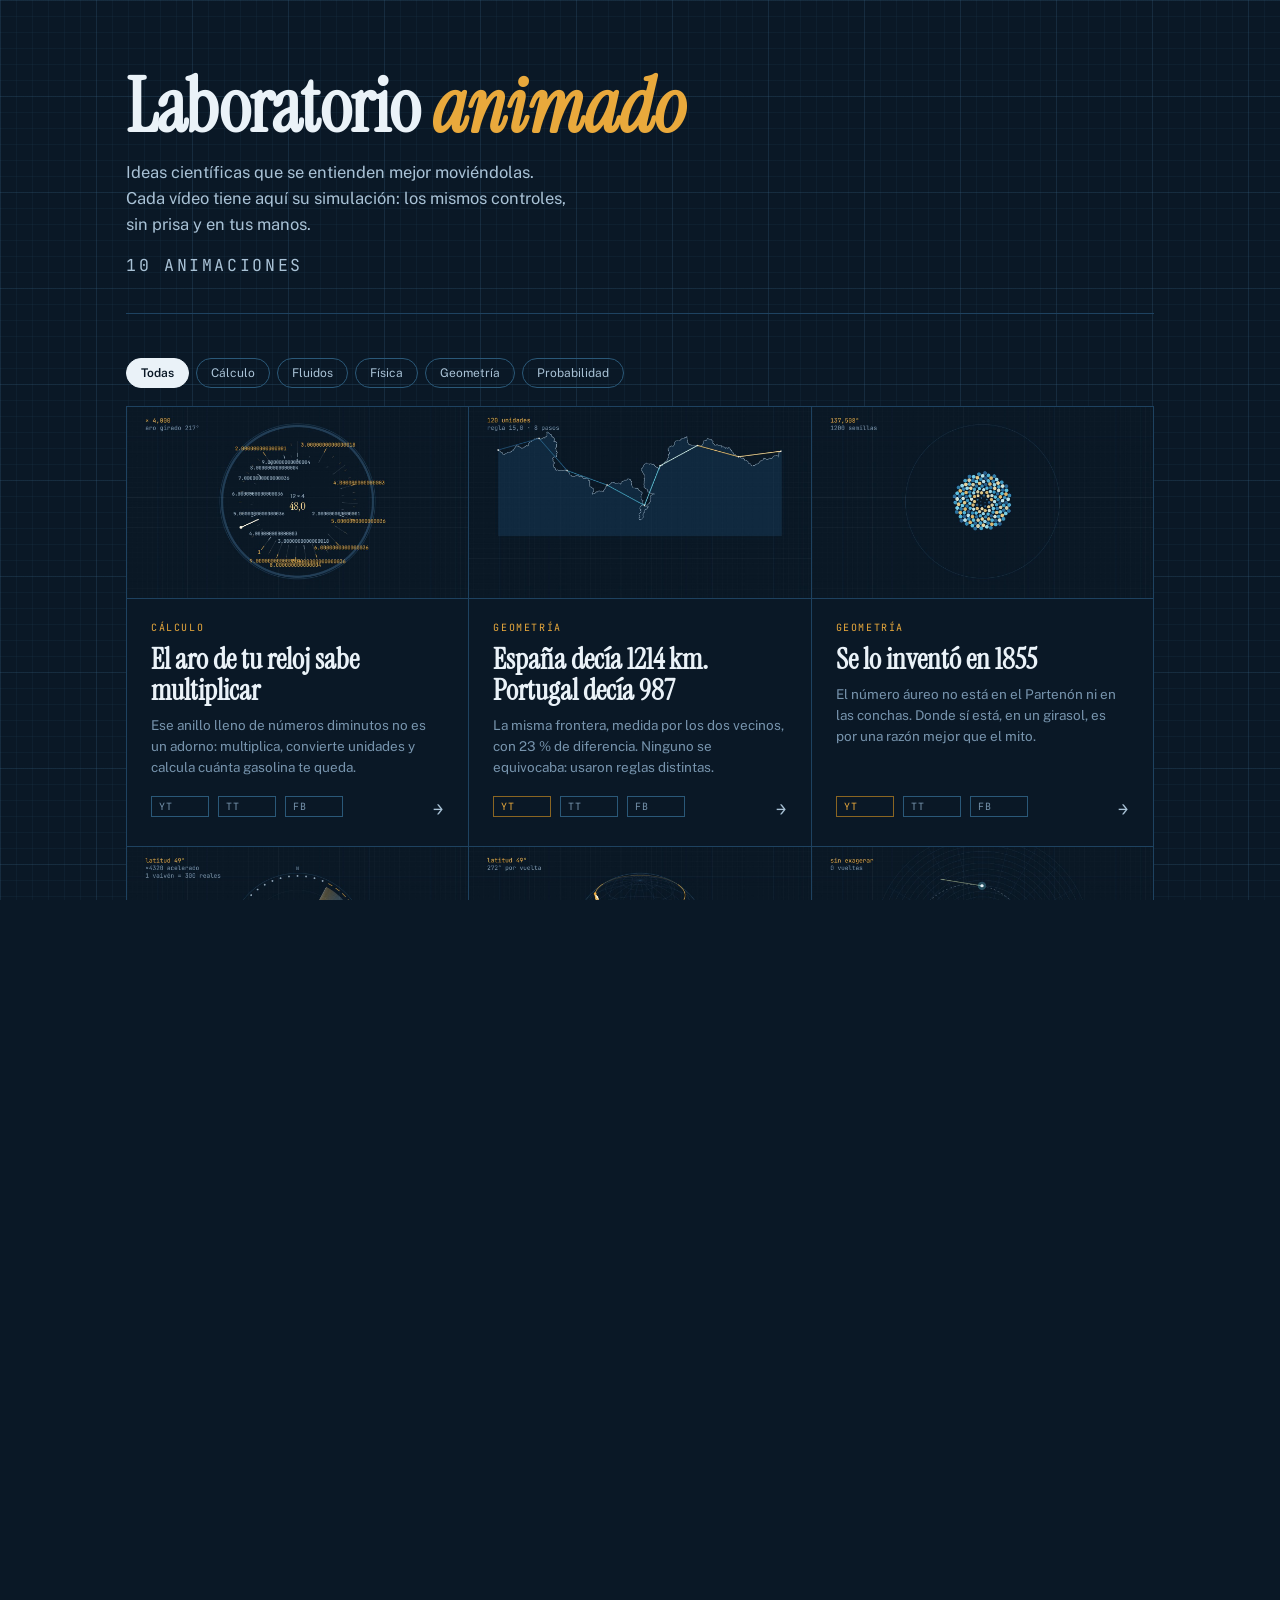
<file: index.html>
<!DOCTYPE html>
<html lang="es">
<head>
<meta charset="UTF-8">
<meta name="viewport" content="width=device-width, initial-scale=1">
<title>Laboratorio Animado</title>
<meta name="description" content="Animaciones científicas que puedes tocar. Mira el vídeo, luego juega con la simulación.">
<link rel="icon" href="data:image/svg+xml,<svg xmlns='http://www.w3.org/2000/svg' viewBox='0 0 32 32'><rect width='32' height='32' fill='%230A1826'/><path d='M4 27.5h25M4.5 28V5' stroke='%232A5878' stroke-width='1.4' fill='none'/><rect x='7' y='21' width='5.6' height='6.5' fill='%23E9A93C' opacity='.45'/><rect x='13.2' y='16' width='5.6' height='11.5' fill='%23E9A93C' opacity='.65'/><rect x='19.4' y='8.5' width='5.6' height='19' fill='%23E9A93C' opacity='.85'/><path d='M5 27C10 26.2 18 20 25 6.5' stroke='%23EAF2F8' stroke-width='2.2' fill='none' stroke-linecap='round'/></svg>">

<!-- Miniatura al compartir -->
<meta property="og:url"        content="https://demoniodeb.github.io/laboratorioAnimado/">
<meta property="og:type"        content="website">
<meta property="og:site_name"   content="Laboratorio Animado">
<meta property="og:title"       content="Laboratorio Animado">
<meta property="og:description" content="Animaciones cientificas que puedes tocar. Mira el video, luego juega con la simulacion.">
<meta property="og:image"       content="https://demoniodeb.github.io/laboratorioAnimado/riemann-portada.jpg">
<meta property="og:image:width"  content="1280">
<meta property="og:image:height" content="720">
<meta name="twitter:card"       content="summary_large_image">

<link rel="preconnect" href="https://fonts.googleapis.com">
<link rel="preconnect" href="https://fonts.gstatic.com" crossorigin>
<link href="https://fonts.googleapis.com/css2?family=Instrument+Serif:ital@0;1&family=JetBrains+Mono:wght@400;500&family=Public+Sans:wght@400;500;600&display=swap" rel="stylesheet">
<link rel="stylesheet" href="lab.css">
<style>
  body{display:block;overflow-y:auto;overflow-x:hidden}
  .envoltorio{max-width:1080px;margin:0 auto;padding:70px 26px 90px}
  .cabecera{border-bottom:1px solid var(--rule);padding-bottom:34px;margin-bottom:44px}
  .cabecera h1{font-family:'Instrument Serif',Georgia,serif;font-size:clamp(44px,7vw,76px);
    line-height:.98;letter-spacing:-.01em}
  .cabecera h1 em{font-style:italic;color:var(--ochre)}
  .cabecera p{margin-top:16px;font-size:16.5px;line-height:1.55;color:var(--chalk-2);max-width:44ch}
  .conteo{margin-top:22px;font-family:'JetBrains Mono',monospace;font-size:11px;
    letter-spacing:.16em;text-transform:uppercase;color:var(--chalk-3)}

  .filtros{display:flex;flex-wrap:wrap;gap:7px;margin-bottom:18px}
  .filtros button{padding:7px 14px;border:1px solid var(--rule-2);border-radius:100px;
    font-size:12px;color:var(--chalk-2);background:none;cursor:pointer;transition:all .13s}
  .filtros button:hover{border-color:var(--chalk-3);color:var(--chalk)}
  .filtros button[aria-pressed=true]{background:var(--chalk);border-color:var(--chalk);
    color:var(--ground);font-weight:600}
  .marca.larga{letter-spacing:.06em}
  .ficha.fuera{display:none}

  .rejilla{display:grid;grid-template-columns:repeat(auto-fill,minmax(290px,1fr));gap:1px;
    background:var(--rule);border:1px solid var(--rule)}
  .ficha{background:var(--ground);display:flex;flex-direction:column;transition:background .16s}
  .ficha:hover{background:var(--panel)}
  .mini{aspect-ratio:16/9;background:#0A1826 center/cover no-repeat;
    border-bottom:1px solid var(--rule);position:relative;overflow:hidden}
  .mini.sin{display:grid;place-items:center;
    background-image:
      linear-gradient(rgba(90,150,200,.07) 1px, transparent 1px),
      linear-gradient(90deg, rgba(90,150,200,.07) 1px, transparent 1px);
    background-size:14px 14px,14px 14px}
  .mini.sin span{font-family:'Instrument Serif',Georgia,serif;font-size:52px;
    color:var(--rule-2);line-height:1}
  .cuerpo{padding:22px 24px 24px;display:flex;flex-direction:column;flex:1}
  .ficha .cat{font-family:'JetBrains Mono',monospace;font-size:10px;letter-spacing:.16em;
    text-transform:uppercase;color:var(--ochre)}
  .ficha h2{font-family:'Instrument Serif',Georgia,serif;font-size:29px;line-height:1.08;margin:10px 0 9px}
  .ficha p{font-size:13.5px;line-height:1.55;color:var(--chalk-3);flex:1}
  .ficha .pie{display:flex;align-items:center;gap:9px;margin-top:18px;
    font-family:'JetBrains Mono',monospace;font-size:10px;letter-spacing:.1em;
    text-transform:uppercase;color:var(--chalk-3)}
  .marca{border:1px solid var(--rule-2);padding:3px 7px}
  .marca.viva{border-color:var(--ochre-dim);color:var(--ochre)}
  .flecha{margin-left:auto;font-size:17px;color:var(--chalk-2)}
  .ficha:hover .flecha{color:var(--ochre)}

  .vacio{background:var(--ground);min-height:270px;display:grid;place-items:center;
    text-align:center;font-size:13px;color:var(--chalk-3);line-height:1.6;
    border:1px dashed var(--rule);margin:0}
  .cierre{margin-top:46px;padding-top:26px;border-top:1px solid var(--rule);
    font-size:12.5px;color:var(--chalk-3);line-height:1.7}
  #zonaEstudio{margin-top:28px;padding:18px;border:1px dashed var(--ochre-dim);border-radius:2px}
  #zonaEstudio .btn{height:42px;padding:0 22px}
  .aviso{margin-top:10px;font-size:12px;line-height:1.55;color:var(--chalk-3)}
  #salidaPortadas{display:grid;grid-template-columns:repeat(auto-fill,minmax(190px,1fr));
    gap:10px;margin-top:14px}
  .port{display:block;border:1px solid var(--rule);background:var(--ground);
    text-decoration:none;transition:border-color .13s}
  .port:hover{border-color:var(--ochre)}
  .port img{display:block;width:100%;aspect-ratio:16/9;object-fit:cover}
  .port span{display:block;padding:7px 9px;font-family:'JetBrains Mono',monospace;
    font-size:10px;color:var(--chalk-3);overflow-wrap:anywhere}
  #zonaEstudio[hidden]{display:none}
</style>
</head>
<body>
<div class="envoltorio">

  <header class="cabecera">
    <h1>Laboratorio <em>animado</em></h1>
    <p>Ideas científicas que se entienden mejor moviéndolas. Cada vídeo tiene aquí su
       simulación: los mismos controles, sin prisa y en tus manos.</p>
    <p class="conteo" id="conteo"></p>
  </header>

  <nav class="filtros" id="filtros"></nav>
  <main class="rejilla" id="rejilla"></main>

  <div id="zonaEstudio" hidden>
    <button class="btn solid" id="bTodas">Generar todas las portadas</button>
    <p class="aviso" id="avisoTodas">Abre cada animación en segundo plano, la deja
    correr unos segundos y le saca la portada. Al terminar aparecen aquí para que
    las guardes.</p>
    <div id="salidaPortadas"></div>
  </div>

  <p class="cierre">
    Hecho con HTML, JavaScript y ganas de que las matemáticas se vean.
    Cada animación funciona sin conexión: descarga la página y sigue moviéndose.
  </p>
</div>

<script src="catalogo.js"></script>
<script>
(() => {
  const lista = window.CATALOGO || [];
  const ruta = window.LAB_RUTA_ANIM || '';
  const r = document.getElementById('rejilla');

  /* Las rutas se deducen del id: nunca hay que escribirlas a mano */
  const rutaDe    = a => `${ruta}${a.id}.html`;
  const portadaDe = a => `${ruta}${a.id}-portada.jpg`;

  document.getElementById('conteo').textContent =
    lista.length + (lista.length === 1 ? ' animación' : ' animaciones');

  lista.forEach(a => {
    const el = document.createElement('a');
    el.className = 'ficha';
    el.dataset.cat = a.categoria;
    el.dataset.largo = a.youtubeLargo ? '1' : '0';
    el.href = rutaDe(a);
    el.innerHTML = `
      <div class="mini sin"><span>${a.titulo.charAt(0)}</span></div>
      <div class="cuerpo">
        <span class="cat">${a.categoria}</span>
        <h2>${a.titulo}</h2>
        <p>${a.resumen}</p>
        <span class="pie">
          <span class="marca${a.youtube  ? ' viva' : ''}">YT</span>
          ${a.youtubeLargo ? '<span class="marca viva larga">LARGO</span>' : ''}
          <span class="marca${a.tiktok   ? ' viva' : ''}">TT</span>
          <span class="marca${a.facebook ? ' viva' : ''}">FB</span>
          <span class="flecha">→</span>
        </span>
      </div>`;
    r.appendChild(el);

    /* La portada primero: está generada en 16:9, justo la forma de la
       ficha. La miniatura de YouTube viene del vídeo vertical y aquí
       sale recortada o con barras. Solo se usa si no hay portada. */
    const mini = el.querySelector('.mini');
    const probar = src => new Promise(ok => {
      const i = new Image();
      i.onload = () => ok(i.naturalWidth > 130 ? src : null);
      i.onerror = () => ok(null);
      i.src = src;
    });

    const cola = [portadaDe(a)];
    if (a.youtube && window.LAB_SOLO_PORTADA === false) cola.push(
      `https://img.youtube.com/vi/${a.youtube}/maxresdefault.jpg`,
      `https://img.youtube.com/vi/${a.youtube}/hqdefault.jpg`);

    (async () => {
      for (const src of cola) {
        const ok = await probar(src);
        if (!ok) continue;
        mini.classList.remove('sin');
        mini.innerHTML = '';
        mini.style.backgroundImage = `url('${ok}')`;
        return;
      }
    })();
  });

  /* ── Filtros: por categoría y por tener vídeo largo ── */
  (() => {
    const nav = document.getElementById('filtros');
    const cats = [...new Set(lista.map(a => a.categoria))].sort();
    const opciones = [['todas', 'Todas'], ...cats.map(c => [c, c])];
    if (lista.some(a => a.youtubeLargo)) opciones.push(['__largo', 'Con vídeo largo']);

    nav.innerHTML = opciones.map(([v, t], i) =>
      `<button data-filtro="${v}" aria-pressed="${i === 0}">${t}</button>`).join('');

    nav.onclick = ev => {
      const b = ev.target.closest('[data-filtro]');
      if (!b) return;
      const f = b.dataset.filtro;
      nav.querySelectorAll('button').forEach(x =>
        x.setAttribute('aria-pressed', String(x === b)));
      document.querySelectorAll('.ficha').forEach(fi => {
        const cat = fi.dataset.cat, largo = fi.dataset.largo === '1';
        const cabe = f === 'todas' || (f === '__largo' ? largo : cat === f);
        fi.classList.toggle('fuera', !cabe);
      });
      document.querySelectorAll('.vacio').forEach(v =>
        v.classList.toggle('fuera', f !== 'todas'));
    };
  })();

  /* ── Portadas de todas, de una tacada ──
     Chrome corta las descargas automáticas encadenadas, así que primero
     se generan todas y luego se enseñan aquí para guardarlas a mano. */
  if (new URLSearchParams(location.search).has('studio')) {
    const zona = document.getElementById('zonaEstudio');
    zona.hidden = false;
    const boton = document.getElementById('bTodas');
    const aviso = document.getElementById('avisoTodas');
    const salida = document.getElementById('salidaPortadas');

    const unaPortada = (a, espera) => new Promise(listo => {
      const marco = document.createElement('iframe');
      Object.assign(marco.style, {
        position:'fixed', left:'-4000px', top:'0',
        width:'1280px', height:'720px', border:'0'
      });
      marco.src = rutaDe(a) + '?abrir';
      let resuelto = false;
      const fin = (blob, nombre, err) => {
        if (resuelto) return;
        resuelto = true;
        marco.remove();
        listo({ blob, nombre, err });
      };
      setTimeout(() => fin(null, null, 'tardó demasiado'), espera + 9000);
      marco.onload = () => setTimeout(() => {
        try {
          const L = marco.contentWindow.LabShell;
          if (!L || !L.hacerPortada) return fin(null, null, 'la animación no cargó');
          L.hacerPortada((blob, nombre) => fin(blob, nombre, null));
        } catch (err) {
          fin(null, null, err.message);
        }
      }, espera);
      document.body.appendChild(marco);
    });

    boton.onclick = async () => {
      boton.disabled = true;
      salida.innerHTML = '';
      const hechas = [];
      for (let i = 0; i < lista.length; i++) {
        const a = lista[i];
        aviso.textContent = `Generando ${a.titulo}…  (${i + 1} de ${lista.length})`;
        const r = await unaPortada(a, 4500);
        if (r.blob) hechas.push(r); else console.error('portada de', a.id, r.err);
      }

      /* Se enseñan aquí: guardar desde un clic tuyo nunca lo bloquea nadie */
      salida.innerHTML = hechas.map(h => {
        const url = URL.createObjectURL(h.blob);
        return `<a class="port" href="${url}" download="${h.nombre}">
                  <img src="${url}" alt="${h.nombre}">
                  <span>${h.nombre}</span>
                </a>`;
      }).join('');

      aviso.innerHTML = hechas.length === lista.length
        ? `Listas las ${hechas.length}. <b>Pulsa cada una para guardarla</b>, o usa el botón de abajo.`
        : `Salieron ${hechas.length} de ${lista.length}. Mira la consola con F12 para ver qué falló.`;

      if (hechas.length) {
        const bt = document.createElement('button');
        bt.className = 'btn'; bt.style.marginTop = '12px';
        bt.textContent = 'Intentar descargarlas todas';
        bt.onclick = async () => {
          for (const h of hechas) {
            const a2 = document.createElement('a');
            a2.href = URL.createObjectURL(h.blob);
            a2.download = h.nombre;
            a2.click();
            await new Promise(r => setTimeout(r, 900));
          }
        };
        salida.appendChild(bt);
      }
      boton.disabled = false;
    };
  }

  /* Huecos para que la rejilla no quede coja al principio */
  for (let i = lista.length; i < 3; i++) {
    const v = document.createElement('div');
    v.className = 'vacio';
    v.textContent = 'Próximamente';
    r.appendChild(v);
  }
})();
</script>
</body>
</html>
</file>
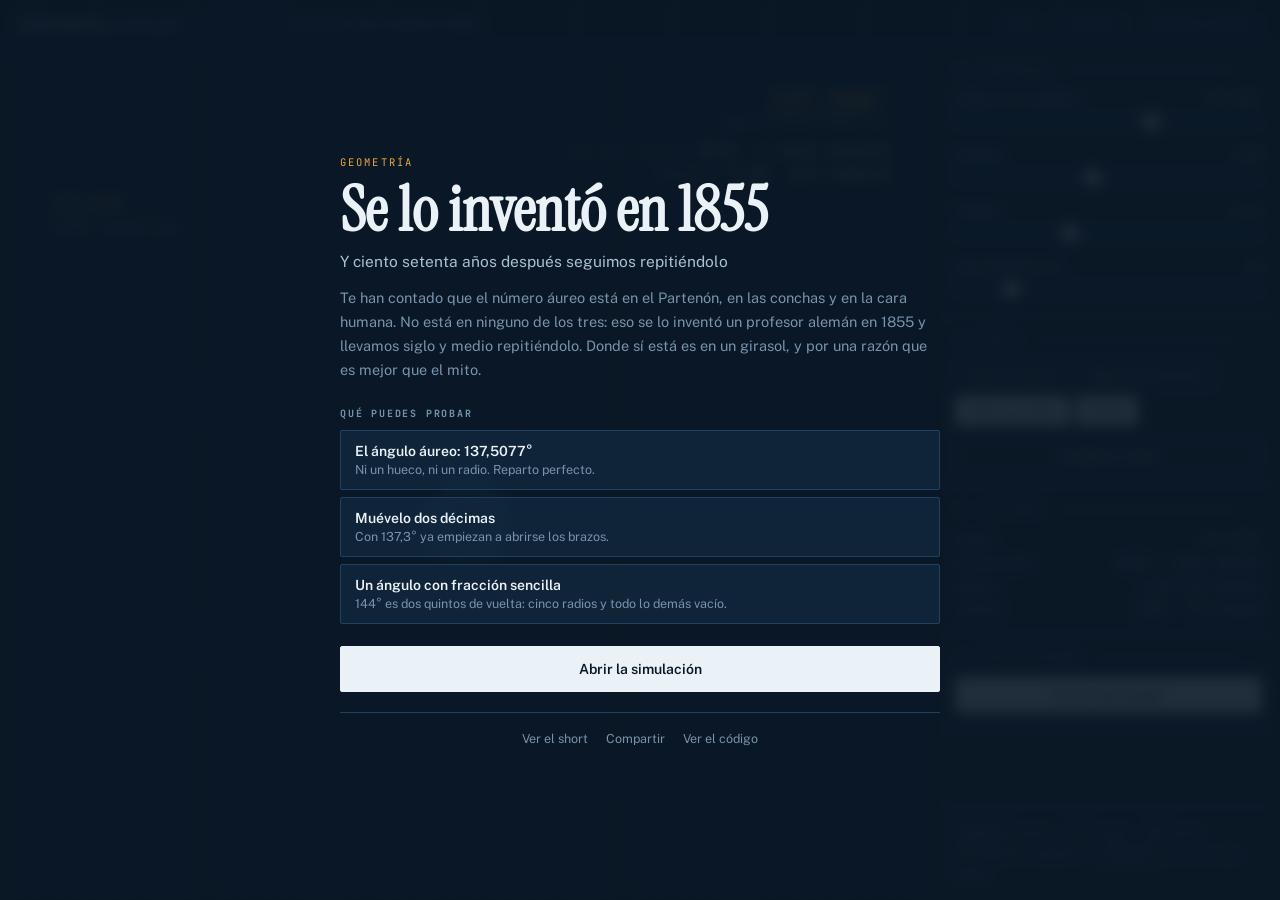
<file: animaciones/aureo.html>
<!DOCTYPE html>
<html lang="es">
<head>
<meta charset="UTF-8">
<meta name="viewport" content="width=device-width, initial-scale=1">
<title>Se lo inventó en 1855 · Laboratorio Animado</title>
<meta name="description" content="El numero aureo no esta en el Partenon ni en las conchas. Donde si esta es mejor que el mito.">
<link rel="icon" href="data:image/svg+xml,<svg xmlns='http://www.w3.org/2000/svg' viewBox='0 0 32 32'><rect width='32' height='32' fill='%230A1826'/><path d='M4 27.5h25M4.5 28V5' stroke='%232A5878' stroke-width='1.4' fill='none'/><rect x='7' y='21' width='5.6' height='6.5' fill='%23E9A93C' opacity='.45'/><rect x='13.2' y='16' width='5.6' height='11.5' fill='%23E9A93C' opacity='.65'/><rect x='19.4' y='8.5' width='5.6' height='19' fill='%23E9A93C' opacity='.85'/><path d='M5 27C10 26.2 18 20 25 6.5' stroke='%23EAF2F8' stroke-width='2.2' fill='none' stroke-linecap='round'/></svg>">

<!-- Miniatura al compartir -->
<meta property="og:url"         content="https://demoniodeb.github.io/laboratorioAnimado/animaciones/aureo.html">
<meta property="og:type"        content="website">
<meta property="og:site_name"   content="Laboratorio Animado">
<meta property="og:title"       content="Se lo inventó en 1855 · Laboratorio Animado">
<meta property="og:description" content="El numero aureo no esta en el Partenon ni en las conchas. Donde si esta es mejor que el mito.">
<meta property="og:image"       content="https://demoniodeb.github.io/laboratorioAnimado/animaciones/aureo-portada.jpg">
<meta property="og:image:width"  content="1280">
<meta property="og:image:height" content="720">
<meta name="twitter:card"       content="summary_large_image">

<link rel="preconnect" href="https://fonts.googleapis.com">
<link rel="preconnect" href="https://fonts.gstatic.com" crossorigin>
<link href="https://fonts.googleapis.com/css2?family=Instrument+Serif:ital@0;1&family=JetBrains+Mono:wght@400;500&family=Public+Sans:wght@400;500;600&display=swap" rel="stylesheet">
<link rel="stylesheet" href="../lab.css">
</head>
<body>
<script src="../catalogo.js"></script>
<script src="../shell.js"></script>
<script src="aureo.js"></script>
</body>
</html>
</file>
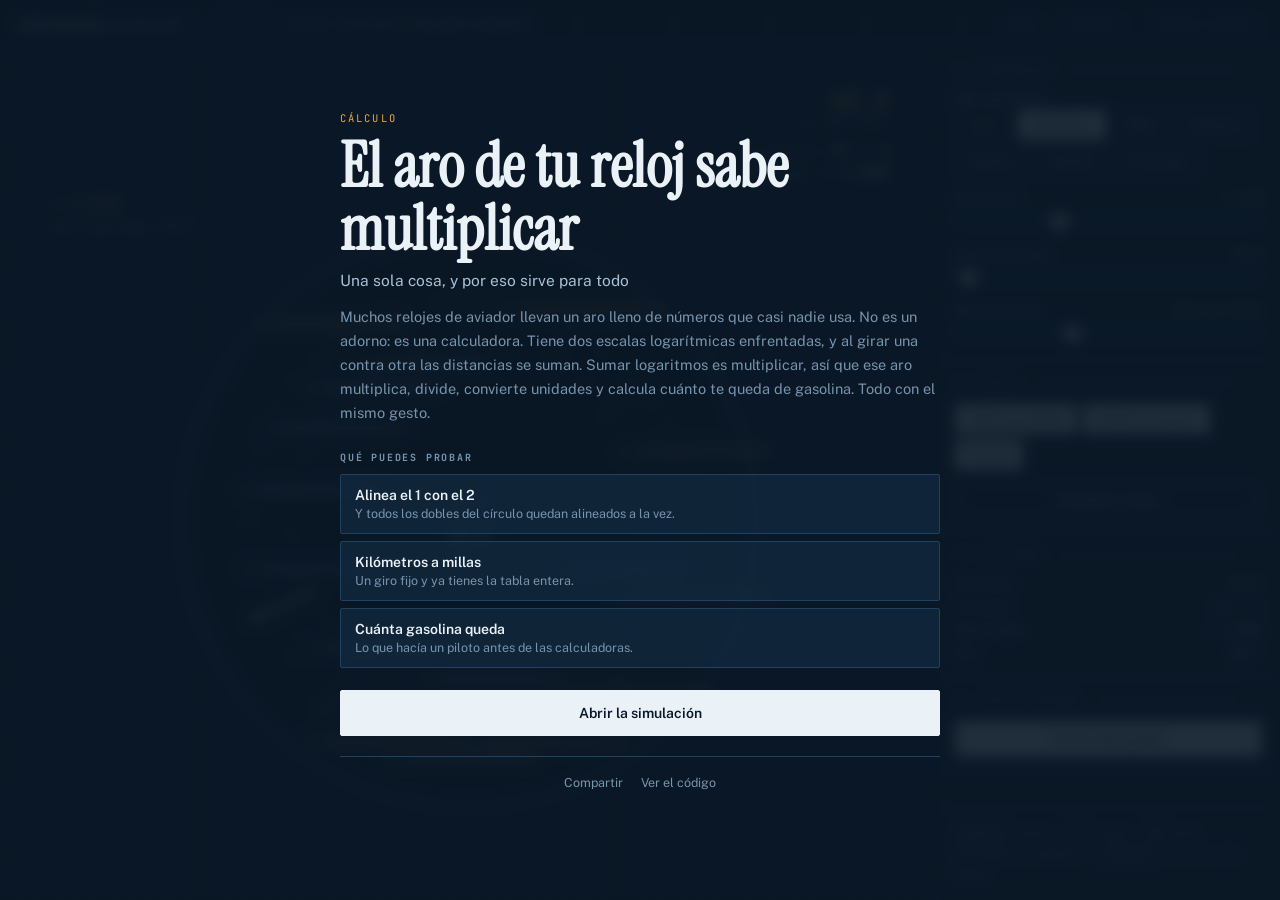
<file: animaciones/bisel.html>
<!DOCTYPE html>
<html lang="es">
<head>
<meta charset="UTF-8">
<meta name="viewport" content="width=device-width, initial-scale=1">
<title>El aro de tu reloj sabe multiplicar · Laboratorio Animado</title>
<meta name="description" content="Ese anillo lleno de numeros que casi nadie usa es una calculadora. Asi funciona.">
<link rel="icon" href="data:image/svg+xml,<svg xmlns='http://www.w3.org/2000/svg' viewBox='0 0 32 32'><rect width='32' height='32' fill='%230A1826'/><path d='M4 27.5h25M4.5 28V5' stroke='%232A5878' stroke-width='1.4' fill='none'/><rect x='7' y='21' width='5.6' height='6.5' fill='%23E9A93C' opacity='.45'/><rect x='13.2' y='16' width='5.6' height='11.5' fill='%23E9A93C' opacity='.65'/><rect x='19.4' y='8.5' width='5.6' height='19' fill='%23E9A93C' opacity='.85'/><path d='M5 27C10 26.2 18 20 25 6.5' stroke='%23EAF2F8' stroke-width='2.2' fill='none' stroke-linecap='round'/></svg>">

<!-- Miniatura al compartir -->
<meta property="og:url"         content="https://demoniodeb.github.io/laboratorioAnimado/animaciones/bisel.html">
<meta property="og:type"        content="website">
<meta property="og:site_name"   content="Laboratorio Animado">
<meta property="og:title"       content="El aro de tu reloj sabe multiplicar · Laboratorio Animado">
<meta property="og:description" content="Ese anillo lleno de numeros que casi nadie usa es una calculadora. Asi funciona.">
<meta property="og:image"       content="https://demoniodeb.github.io/laboratorioAnimado/animaciones/bisel-portada.jpg">
<meta property="og:image:width"  content="1280">
<meta property="og:image:height" content="720">
<meta name="twitter:card"       content="summary_large_image">

<link rel="preconnect" href="https://fonts.googleapis.com">
<link rel="preconnect" href="https://fonts.gstatic.com" crossorigin>
<link href="https://fonts.googleapis.com/css2?family=Instrument+Serif:ital@0;1&family=JetBrains+Mono:wght@400;500&family=Public+Sans:wght@400;500;600&display=swap" rel="stylesheet">
<link rel="stylesheet" href="../lab.css">
</head>
<body>
<script src="../catalogo.js"></script>
<script src="../shell.js"></script>
<script src="bisel.js"></script>
</body>
</html>
</file>
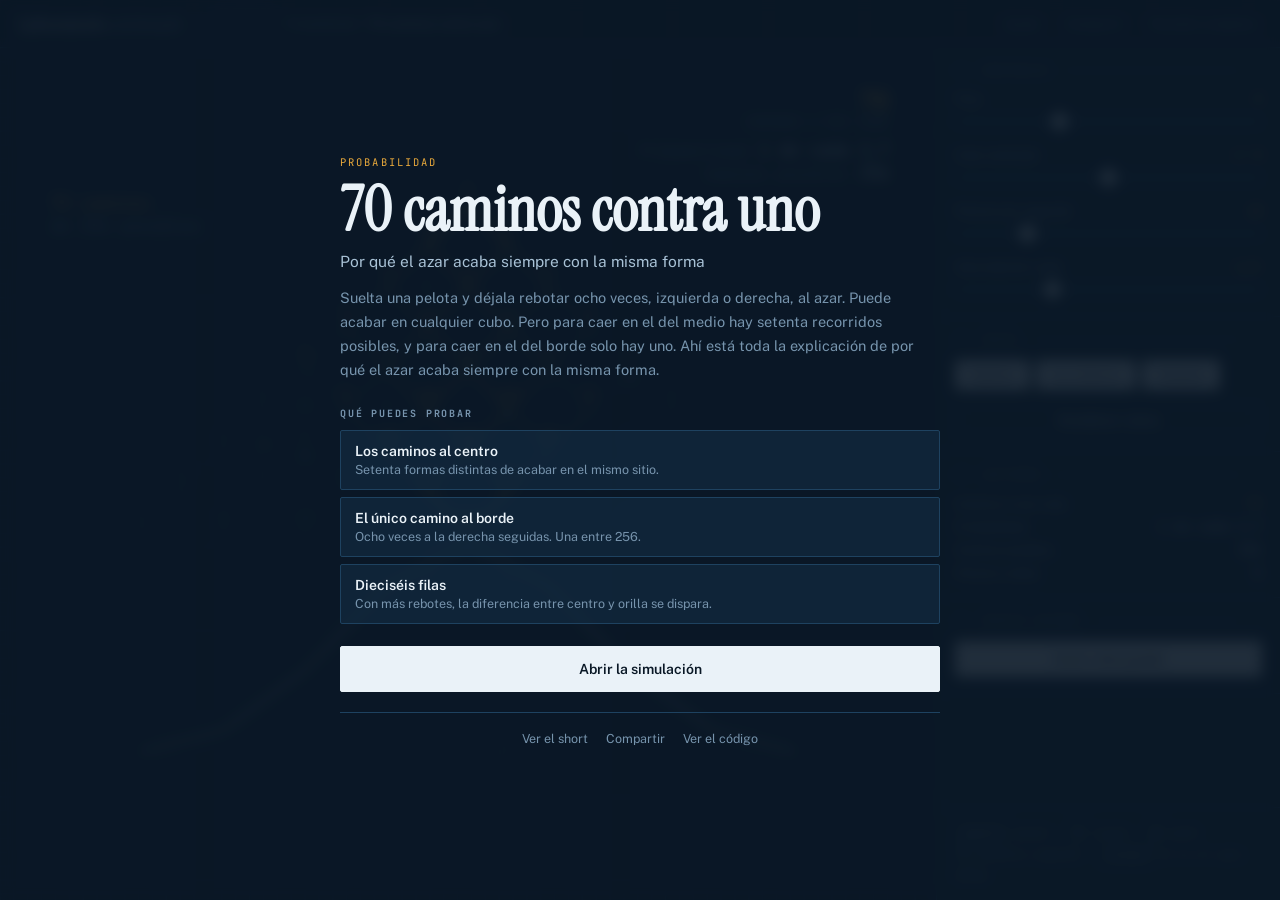
<file: animaciones/caminos.html>
<!DOCTYPE html>
<html lang="es">
<head>
<meta charset="UTF-8">
<meta name="viewport" content="width=device-width, initial-scale=1">
<title>70 caminos contra uno · Laboratorio Animado</title>
<meta name="description" content="Al centro del tablero llegan 70 recorridos. Al borde, uno solo. Ahi esta toda la campana.">
<link rel="icon" href="data:image/svg+xml,<svg xmlns='http://www.w3.org/2000/svg' viewBox='0 0 32 32'><rect width='32' height='32' fill='%230A1826'/><path d='M4 27.5h25M4.5 28V5' stroke='%232A5878' stroke-width='1.4' fill='none'/><rect x='7' y='21' width='5.6' height='6.5' fill='%23E9A93C' opacity='.45'/><rect x='13.2' y='16' width='5.6' height='11.5' fill='%23E9A93C' opacity='.65'/><rect x='19.4' y='8.5' width='5.6' height='19' fill='%23E9A93C' opacity='.85'/><path d='M5 27C10 26.2 18 20 25 6.5' stroke='%23EAF2F8' stroke-width='2.2' fill='none' stroke-linecap='round'/></svg>">

<!-- Miniatura al compartir -->
<meta property="og:url"         content="https://demoniodeb.github.io/laboratorioAnimado/animaciones/caminos.html">
<meta property="og:type"        content="website">
<meta property="og:site_name"   content="Laboratorio Animado">
<meta property="og:title"       content="70 caminos contra uno · Laboratorio Animado">
<meta property="og:description" content="Al centro del tablero llegan 70 recorridos. Al borde, uno solo. Ahi esta toda la campana.">
<meta property="og:image"       content="https://demoniodeb.github.io/laboratorioAnimado/animaciones/caminos-portada.jpg">
<meta property="og:image:width"  content="1280">
<meta property="og:image:height" content="720">
<meta name="twitter:card"       content="summary_large_image">

<link rel="preconnect" href="https://fonts.googleapis.com">
<link rel="preconnect" href="https://fonts.gstatic.com" crossorigin>
<link href="https://fonts.googleapis.com/css2?family=Instrument+Serif:ital@0;1&family=JetBrains+Mono:wght@400;500&family=Public+Sans:wght@400;500;600&display=swap" rel="stylesheet">
<link rel="stylesheet" href="../lab.css">
</head>
<body>
<script src="../catalogo.js"></script>
<script src="../shell.js"></script>
<script src="caminos.js"></script>
</body>
</html>
</file>
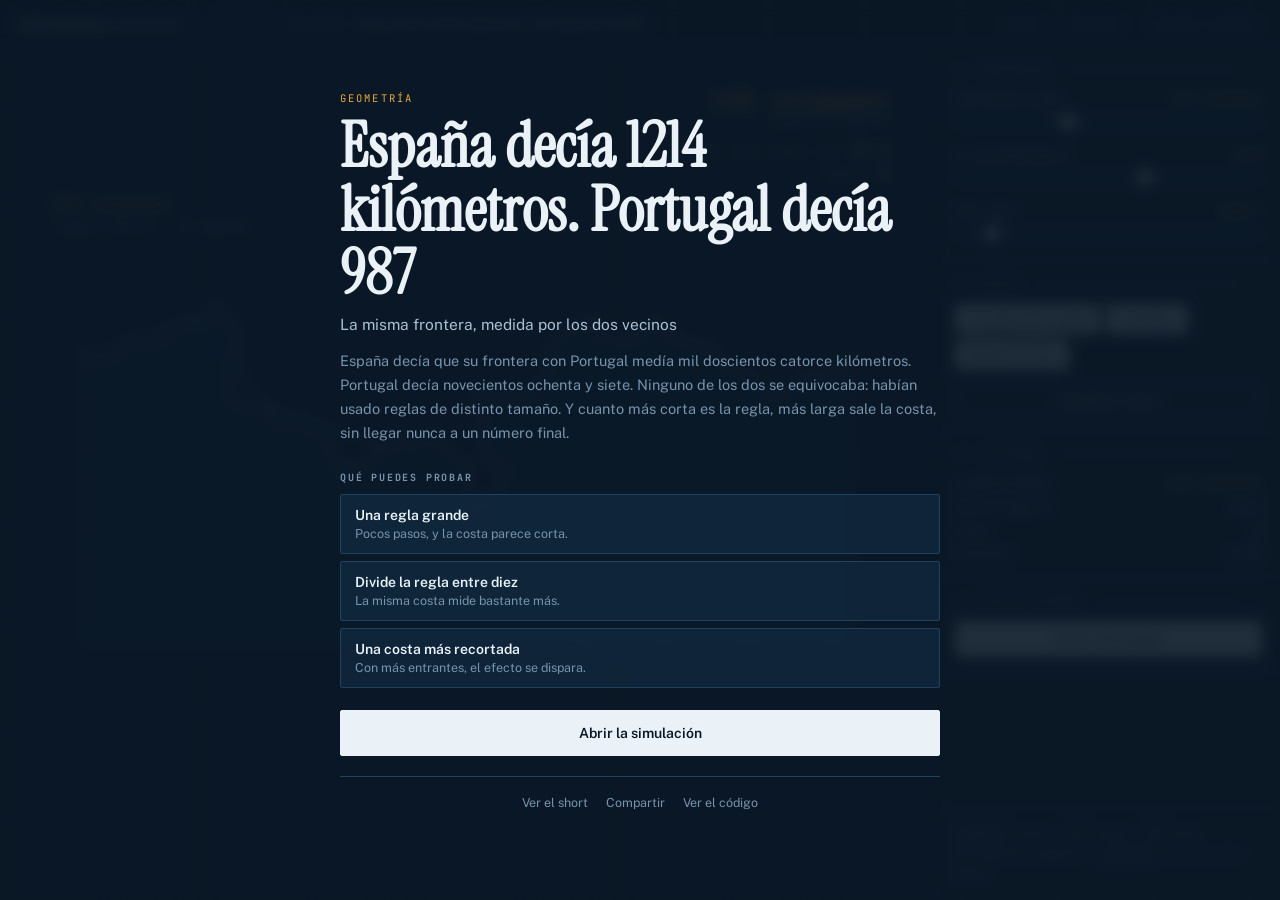
<file: animaciones/costa.html>
<!DOCTYPE html>
<html lang="es">
<head>
<meta charset="UTF-8">
<meta name="viewport" content="width=device-width, initial-scale=1">
<title>España decía 1214 kilómetros. Portugal decía 987 · Laboratorio Animado</title>
<meta name="description" content="La misma frontera medida por los dos vecinos. Ninguno se equivocaba.">
<link rel="icon" href="data:image/svg+xml,<svg xmlns='http://www.w3.org/2000/svg' viewBox='0 0 32 32'><rect width='32' height='32' fill='%230A1826'/><path d='M4 27.5h25M4.5 28V5' stroke='%232A5878' stroke-width='1.4' fill='none'/><rect x='7' y='21' width='5.6' height='6.5' fill='%23E9A93C' opacity='.45'/><rect x='13.2' y='16' width='5.6' height='11.5' fill='%23E9A93C' opacity='.65'/><rect x='19.4' y='8.5' width='5.6' height='19' fill='%23E9A93C' opacity='.85'/><path d='M5 27C10 26.2 18 20 25 6.5' stroke='%23EAF2F8' stroke-width='2.2' fill='none' stroke-linecap='round'/></svg>">

<!-- Miniatura al compartir -->
<meta property="og:url"         content="https://demoniodeb.github.io/laboratorioAnimado/animaciones/costa.html">
<meta property="og:type"        content="website">
<meta property="og:site_name"   content="Laboratorio Animado">
<meta property="og:title"       content="España decía 1214 kilómetros. Portugal decía 987 · Laboratorio Animado">
<meta property="og:description" content="La misma frontera medida por los dos vecinos. Ninguno se equivocaba.">
<meta property="og:image"       content="https://demoniodeb.github.io/laboratorioAnimado/animaciones/costa-portada.jpg">
<meta property="og:image:width"  content="1280">
<meta property="og:image:height" content="720">
<meta name="twitter:card"       content="summary_large_image">

<link rel="preconnect" href="https://fonts.googleapis.com">
<link rel="preconnect" href="https://fonts.gstatic.com" crossorigin>
<link href="https://fonts.googleapis.com/css2?family=Instrument+Serif:ital@0;1&family=JetBrains+Mono:wght@400;500&family=Public+Sans:wght@400;500;600&display=swap" rel="stylesheet">
<link rel="stylesheet" href="../lab.css">
</head>
<body>
<script src="../catalogo.js"></script>
<script src="../shell.js"></script>
<script src="costa.js"></script>
</body>
</html>
</file>
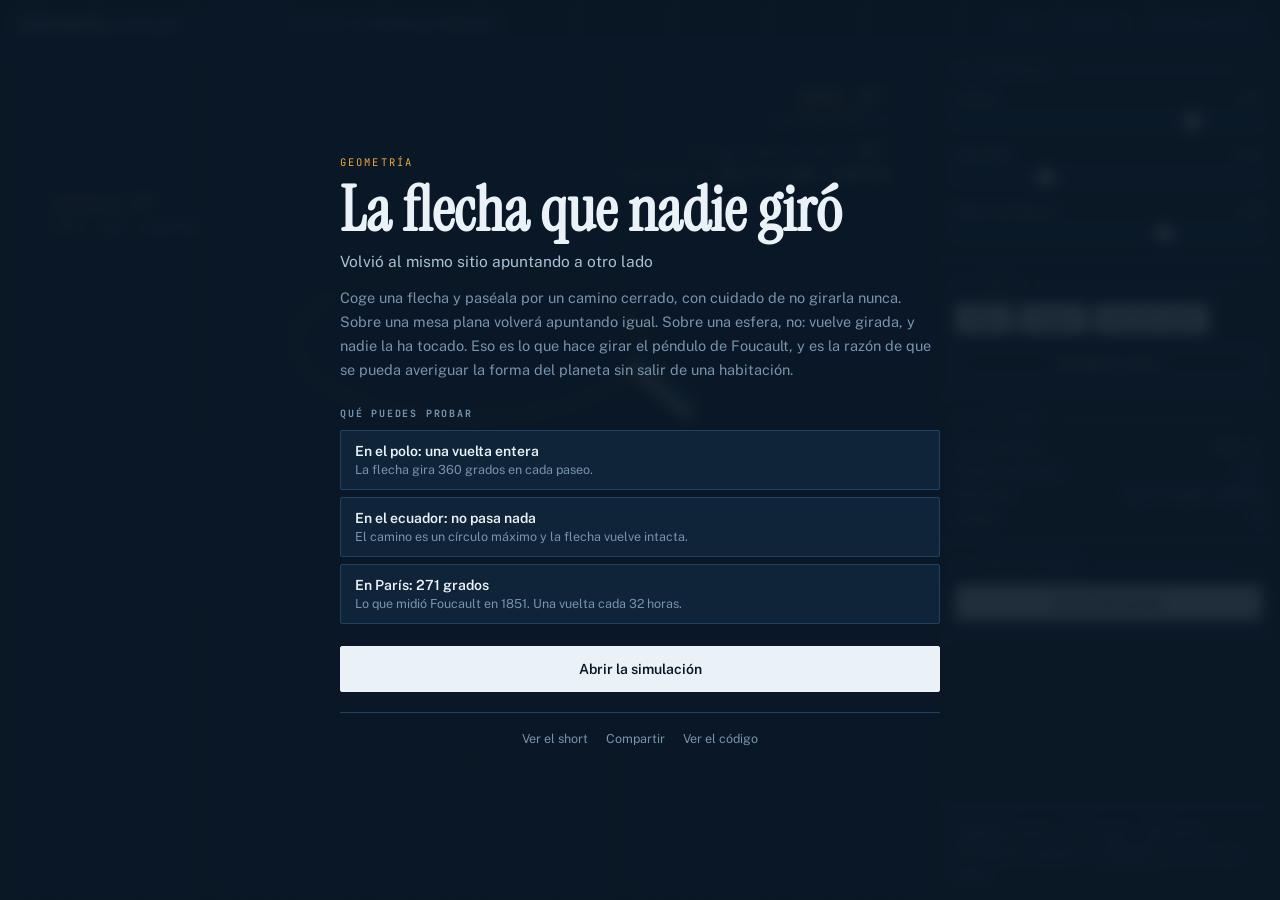
<file: animaciones/foucault.html>
<!DOCTYPE html>
<html lang="es">
<head>
<meta charset="UTF-8">
<meta name="viewport" content="width=device-width, initial-scale=1">
<title>La flecha que nadie giró · Laboratorio Animado</title>
<meta name="description" content="Paseas una flecha en circulo sin girarla nunca y vuelve apuntando a otro lado.">
<link rel="icon" href="data:image/svg+xml,<svg xmlns='http://www.w3.org/2000/svg' viewBox='0 0 32 32'><rect width='32' height='32' fill='%230A1826'/><path d='M4 27.5h25M4.5 28V5' stroke='%232A5878' stroke-width='1.4' fill='none'/><rect x='7' y='21' width='5.6' height='6.5' fill='%23E9A93C' opacity='.45'/><rect x='13.2' y='16' width='5.6' height='11.5' fill='%23E9A93C' opacity='.65'/><rect x='19.4' y='8.5' width='5.6' height='19' fill='%23E9A93C' opacity='.85'/><path d='M5 27C10 26.2 18 20 25 6.5' stroke='%23EAF2F8' stroke-width='2.2' fill='none' stroke-linecap='round'/></svg>">

<!-- Miniatura al compartir -->
<meta property="og:url"         content="https://demoniodeb.github.io/laboratorioAnimado/animaciones/foucault.html">
<meta property="og:type"        content="website">
<meta property="og:site_name"   content="Laboratorio Animado">
<meta property="og:title"       content="La flecha que nadie giró · Laboratorio Animado">
<meta property="og:description" content="Paseas una flecha en circulo sin girarla nunca y vuelve apuntando a otro lado.">
<meta property="og:image"       content="https://demoniodeb.github.io/laboratorioAnimado/animaciones/foucault-portada.jpg">
<meta property="og:image:width"  content="1280">
<meta property="og:image:height" content="720">
<meta name="twitter:card"       content="summary_large_image">

<link rel="preconnect" href="https://fonts.googleapis.com">
<link rel="preconnect" href="https://fonts.gstatic.com" crossorigin>
<link href="https://fonts.googleapis.com/css2?family=Instrument+Serif:ital@0;1&family=JetBrains+Mono:wght@400;500&family=Public+Sans:wght@400;500;600&display=swap" rel="stylesheet">
<link rel="stylesheet" href="../lab.css">
</head>
<body>
<script src="../catalogo.js"></script>
<script src="../shell.js"></script>
<script src="foucault.js"></script>
</body>
</html>
</file>
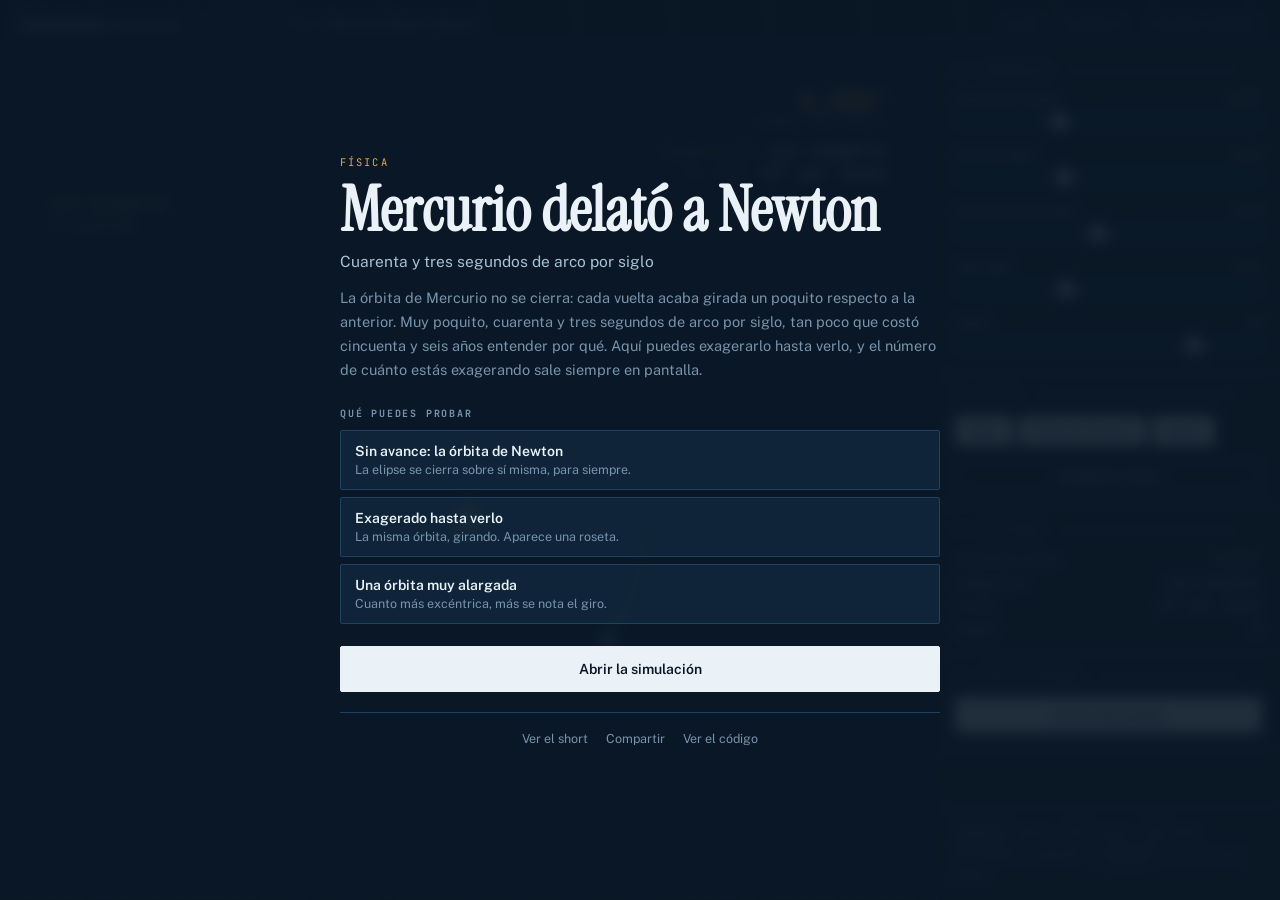
<file: animaciones/mercurio.html>
<!DOCTYPE html>
<html lang="es">
<head>
<meta charset="UTF-8">
<meta name="viewport" content="width=device-width, initial-scale=1">
<title>Mercurio delató a Newton · Laboratorio Animado</title>
<meta name="description" content="Cuarenta y tres segundos de arco por siglo tumbaron doscientos anos de fisica.">
<link rel="icon" href="data:image/svg+xml,<svg xmlns='http://www.w3.org/2000/svg' viewBox='0 0 32 32'><rect width='32' height='32' fill='%230A1826'/><path d='M4 27.5h25M4.5 28V5' stroke='%232A5878' stroke-width='1.4' fill='none'/><rect x='7' y='21' width='5.6' height='6.5' fill='%23E9A93C' opacity='.45'/><rect x='13.2' y='16' width='5.6' height='11.5' fill='%23E9A93C' opacity='.65'/><rect x='19.4' y='8.5' width='5.6' height='19' fill='%23E9A93C' opacity='.85'/><path d='M5 27C10 26.2 18 20 25 6.5' stroke='%23EAF2F8' stroke-width='2.2' fill='none' stroke-linecap='round'/></svg>">

<!-- Miniatura al compartir -->
<meta property="og:url"         content="https://demoniodeb.github.io/laboratorioAnimado/animaciones/mercurio.html">
<meta property="og:type"        content="website">
<meta property="og:site_name"   content="Laboratorio Animado">
<meta property="og:title"       content="Mercurio delató a Newton · Laboratorio Animado">
<meta property="og:description" content="Cuarenta y tres segundos de arco por siglo tumbaron doscientos anos de fisica.">
<meta property="og:image"       content="https://demoniodeb.github.io/laboratorioAnimado/animaciones/mercurio-portada.jpg">
<meta property="og:image:width"  content="1280">
<meta property="og:image:height" content="720">
<meta name="twitter:card"       content="summary_large_image">

<link rel="preconnect" href="https://fonts.googleapis.com">
<link rel="preconnect" href="https://fonts.gstatic.com" crossorigin>
<link href="https://fonts.googleapis.com/css2?family=Instrument+Serif:ital@0;1&family=JetBrains+Mono:wght@400;500&family=Public+Sans:wght@400;500;600&display=swap" rel="stylesheet">
<link rel="stylesheet" href="../lab.css">
</head>
<body>
<script src="../catalogo.js"></script>
<script src="../shell.js"></script>
<script src="mercurio.js"></script>
</body>
</html>
</file>
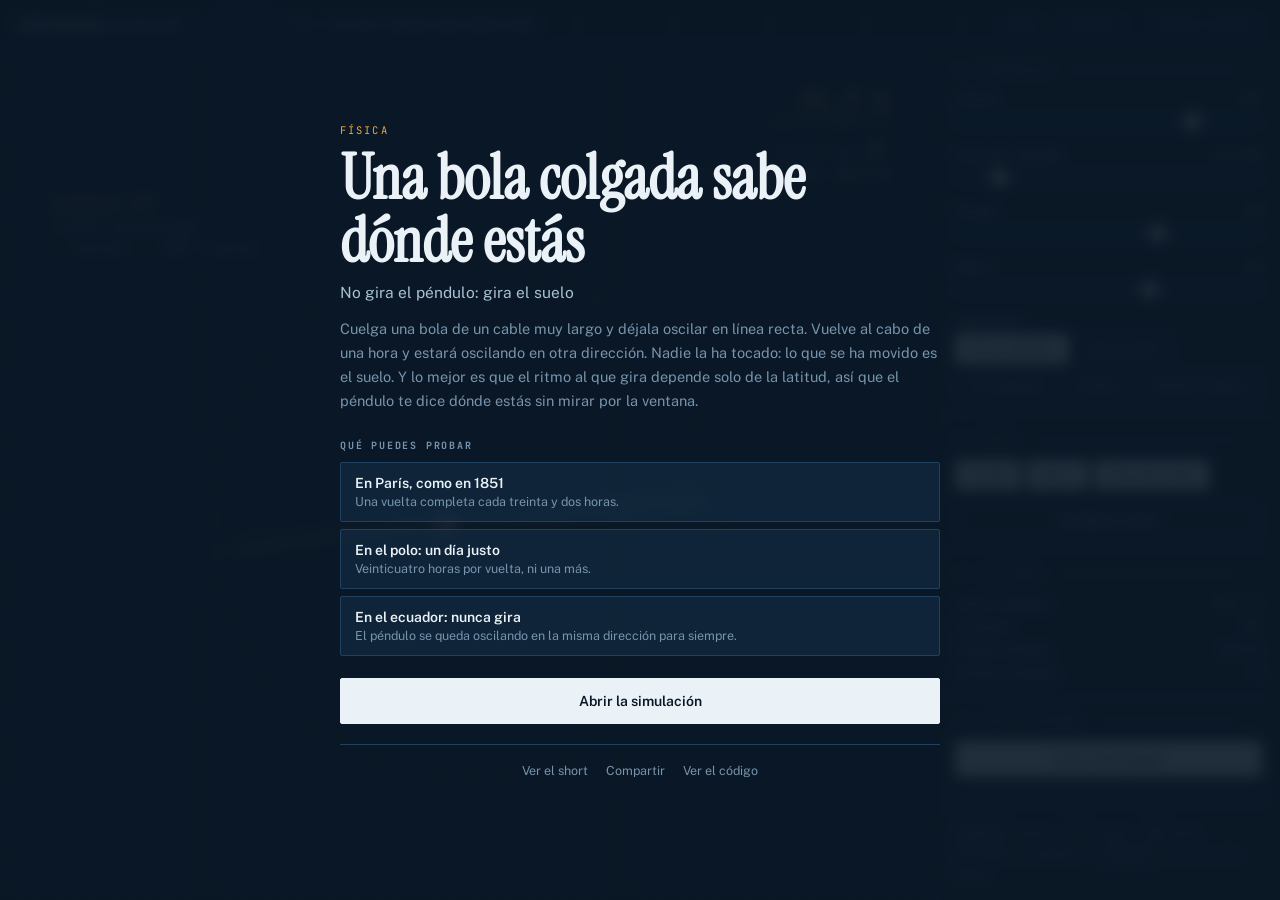
<file: animaciones/pendulo.html>
<!DOCTYPE html>
<html lang="es">
<head>
<meta charset="UTF-8">
<meta name="viewport" content="width=device-width, initial-scale=1">
<title>Una bola colgada sabe dónde estás · Laboratorio Animado</title>
<meta name="description" content="Cuelga una bola de un cable y al cabo de una hora oscila en otra direccion. Nadie la ha tocado.">
<link rel="icon" href="data:image/svg+xml,<svg xmlns='http://www.w3.org/2000/svg' viewBox='0 0 32 32'><rect width='32' height='32' fill='%230A1826'/><path d='M4 27.5h25M4.5 28V5' stroke='%232A5878' stroke-width='1.4' fill='none'/><rect x='7' y='21' width='5.6' height='6.5' fill='%23E9A93C' opacity='.45'/><rect x='13.2' y='16' width='5.6' height='11.5' fill='%23E9A93C' opacity='.65'/><rect x='19.4' y='8.5' width='5.6' height='19' fill='%23E9A93C' opacity='.85'/><path d='M5 27C10 26.2 18 20 25 6.5' stroke='%23EAF2F8' stroke-width='2.2' fill='none' stroke-linecap='round'/></svg>">

<!-- Miniatura al compartir -->
<meta property="og:url"         content="https://demoniodeb.github.io/laboratorioAnimado/animaciones/pendulo.html">
<meta property="og:type"        content="website">
<meta property="og:site_name"   content="Laboratorio Animado">
<meta property="og:title"       content="Una bola colgada sabe dónde estás · Laboratorio Animado">
<meta property="og:description" content="Cuelga una bola de un cable y al cabo de una hora oscila en otra direccion. Nadie la ha tocado.">
<meta property="og:image"       content="https://demoniodeb.github.io/laboratorioAnimado/animaciones/pendulo-portada.jpg">
<meta property="og:image:width"  content="1280">
<meta property="og:image:height" content="720">
<meta name="twitter:card"       content="summary_large_image">

<link rel="preconnect" href="https://fonts.googleapis.com">
<link rel="preconnect" href="https://fonts.gstatic.com" crossorigin>
<link href="https://fonts.googleapis.com/css2?family=Instrument+Serif:ital@0;1&family=JetBrains+Mono:wght@400;500&family=Public+Sans:wght@400;500;600&display=swap" rel="stylesheet">
<link rel="stylesheet" href="../lab.css">
</head>
<body>
<script src="../catalogo.js"></script>
<script src="../shell.js"></script>
<script src="pendulo.js"></script>
</body>
</html>
</file>
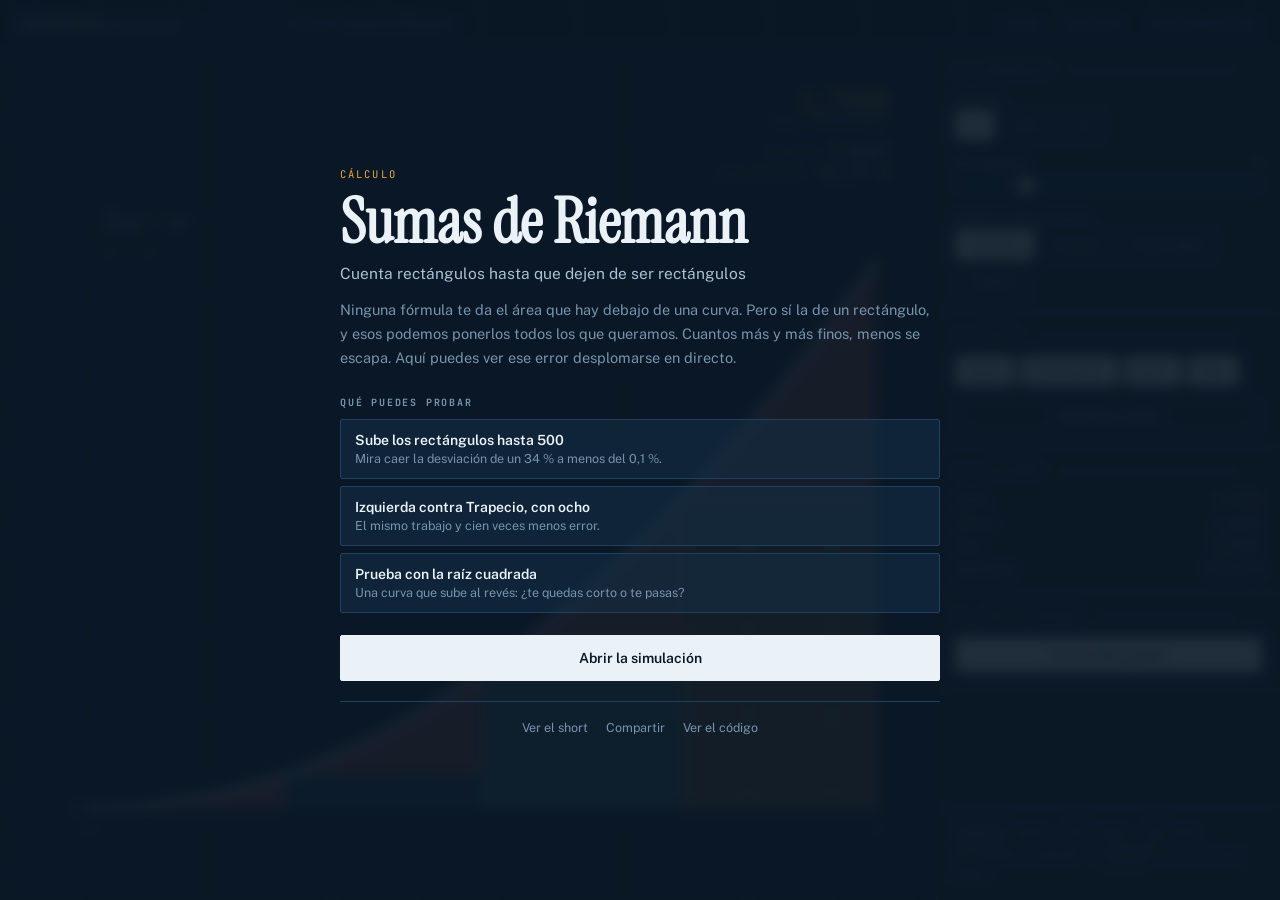
<file: animaciones/riemann.html>
<!DOCTYPE html>
<html lang="es">
<head>
<meta charset="UTF-8">
<meta name="viewport" content="width=device-width, initial-scale=1">
<title>Sumas de Riemann · Laboratorio Animado</title>
<meta name="description" content="El área bajo una curva, calculada con rectángulos que se estrechan hasta desaparecer.">
<link rel="icon" href="data:image/svg+xml,<svg xmlns='http://www.w3.org/2000/svg' viewBox='0 0 32 32'><rect width='32' height='32' fill='%230A1826'/><path d='M4 27.5h25M4.5 28V5' stroke='%232A5878' stroke-width='1.4' fill='none'/><rect x='7' y='21' width='5.6' height='6.5' fill='%23E9A93C' opacity='.45'/><rect x='13.2' y='16' width='5.6' height='11.5' fill='%23E9A93C' opacity='.65'/><rect x='19.4' y='8.5' width='5.6' height='19' fill='%23E9A93C' opacity='.85'/><path d='M5 27C10 26.2 18 20 25 6.5' stroke='%23EAF2F8' stroke-width='2.2' fill='none' stroke-linecap='round'/></svg>">

<!-- Miniatura al compartir -->
<meta property="og:url"        content="https://demoniodeb.github.io/laboratorioAnimado/animaciones/riemann.html">
<meta property="og:type"        content="website">
<meta property="og:site_name"   content="Laboratorio Animado">
<meta property="og:title"       content="Sumas de Riemann · Laboratorio Animado">
<meta property="og:description" content="El area bajo una curva, medida con rectangulos que se estrechan hasta desaparecer.">
<meta property="og:image"       content="https://demoniodeb.github.io/laboratorioAnimado/animaciones/riemann-portada.jpg">
<meta property="og:image:width"  content="1280">
<meta property="og:image:height" content="720">
<meta name="twitter:card"       content="summary_large_image">

<link rel="preconnect" href="https://fonts.googleapis.com">
<link rel="preconnect" href="https://fonts.gstatic.com" crossorigin>
<link href="https://fonts.googleapis.com/css2?family=Instrument+Serif:ital@0;1&family=JetBrains+Mono:wght@400;500&family=Public+Sans:wght@400;500;600&display=swap" rel="stylesheet">
<link rel="stylesheet" href="../lab.css">
</head>
<body>
<script src="../catalogo.js"></script>
<script src="../shell.js"></script>
<script src="riemann.js"></script>
</body>
</html>
</file>
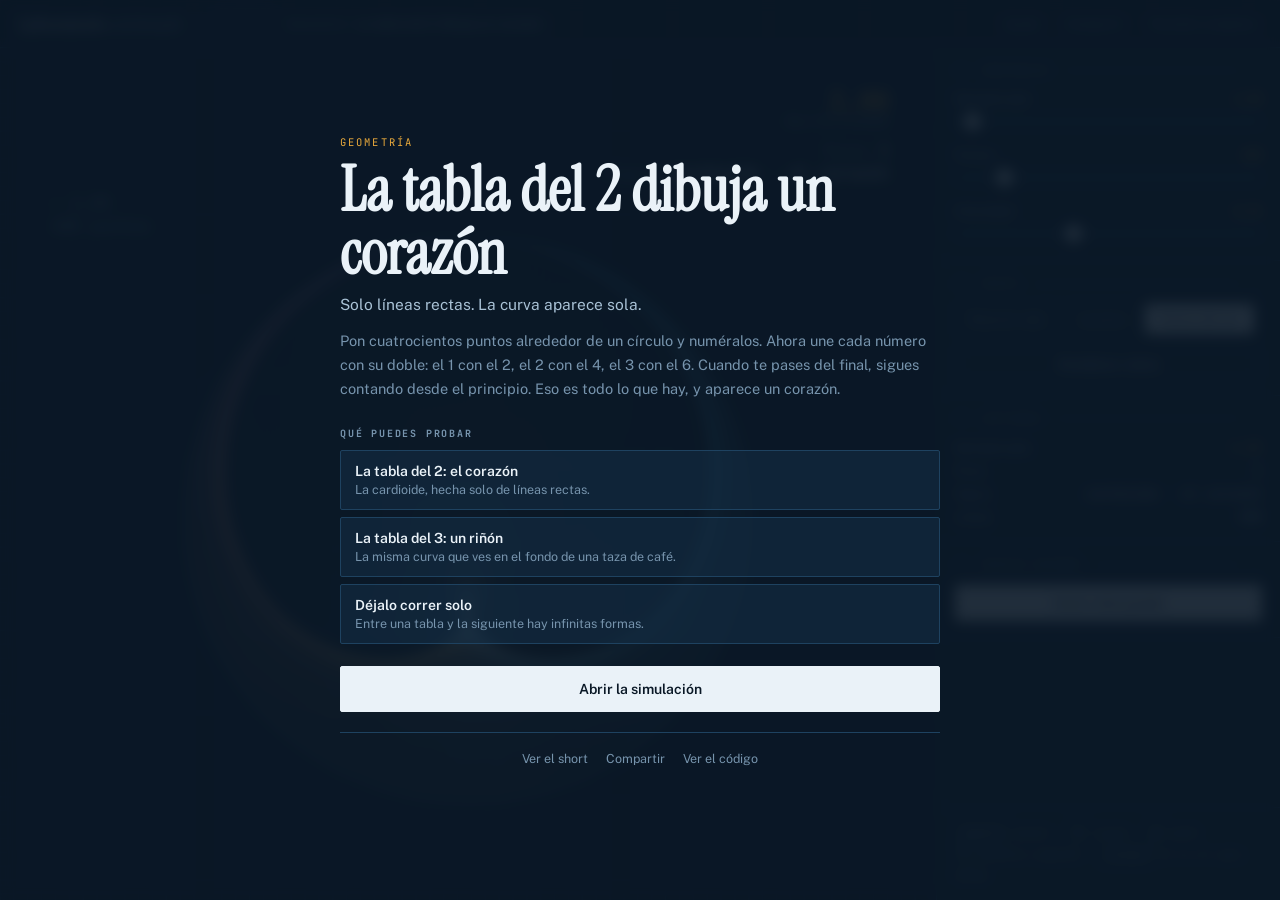
<file: animaciones/tablas.html>
<!DOCTYPE html>
<html lang="es">
<head>
<meta charset="UTF-8">
<meta name="viewport" content="width=device-width, initial-scale=1">
<title>La tabla del 2 dibuja un corazón · Laboratorio Animado</title>
<meta name="description" content="Pon 400 puntos en un circulo y une cada numero con su doble. Aparece un corazon.">
<link rel="icon" href="data:image/svg+xml,<svg xmlns='http://www.w3.org/2000/svg' viewBox='0 0 32 32'><rect width='32' height='32' fill='%230A1826'/><path d='M4 27.5h25M4.5 28V5' stroke='%232A5878' stroke-width='1.4' fill='none'/><rect x='7' y='21' width='5.6' height='6.5' fill='%23E9A93C' opacity='.45'/><rect x='13.2' y='16' width='5.6' height='11.5' fill='%23E9A93C' opacity='.65'/><rect x='19.4' y='8.5' width='5.6' height='19' fill='%23E9A93C' opacity='.85'/><path d='M5 27C10 26.2 18 20 25 6.5' stroke='%23EAF2F8' stroke-width='2.2' fill='none' stroke-linecap='round'/></svg>">

<!-- Miniatura al compartir -->
<meta property="og:url"         content="https://demoniodeb.github.io/laboratorioAnimado/animaciones/tablas.html">
<meta property="og:type"        content="website">
<meta property="og:site_name"   content="Laboratorio Animado">
<meta property="og:title"       content="La tabla del 2 dibuja un corazón · Laboratorio Animado">
<meta property="og:description" content="Pon 400 puntos en un circulo y une cada numero con su doble. Aparece un corazon.">
<meta property="og:image"       content="https://demoniodeb.github.io/laboratorioAnimado/animaciones/tablas-portada.jpg">
<meta property="og:image:width"  content="1280">
<meta property="og:image:height" content="720">
<meta name="twitter:card"       content="summary_large_image">

<link rel="preconnect" href="https://fonts.googleapis.com">
<link rel="preconnect" href="https://fonts.gstatic.com" crossorigin>
<link href="https://fonts.googleapis.com/css2?family=Instrument+Serif:ital@0;1&family=JetBrains+Mono:wght@400;500&family=Public+Sans:wght@400;500;600&display=swap" rel="stylesheet">
<link rel="stylesheet" href="../lab.css">
</head>
<body>
<script src="../catalogo.js"></script>
<script src="../shell.js"></script>
<script src="tablas.js"></script>
</body>
</html>
</file>
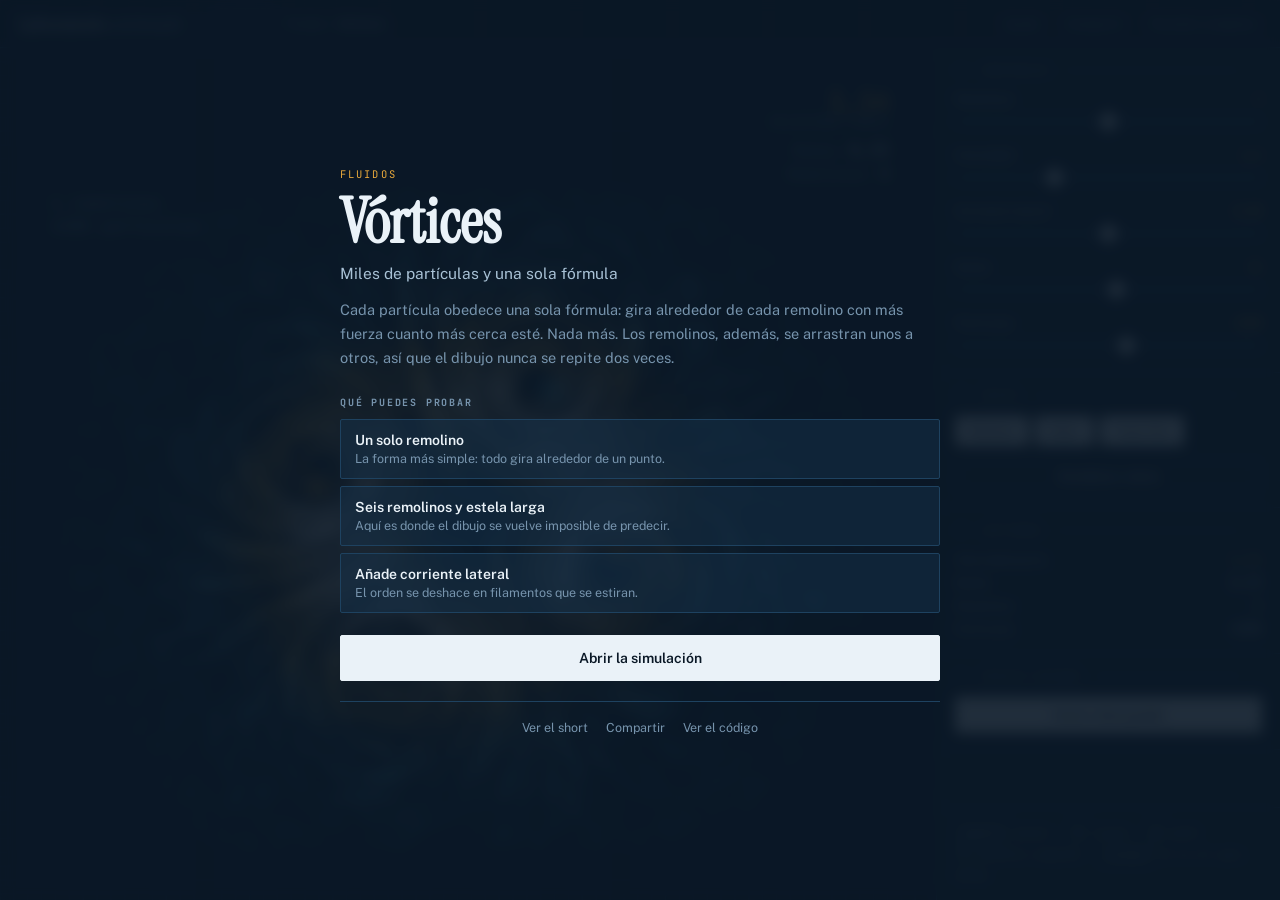
<file: animaciones/vortices.html>
<!DOCTYPE html>
<html lang="es">
<head>
<meta charset="UTF-8">
<meta name="viewport" content="width=device-width, initial-scale=1">
<title>Vórtices · Laboratorio Animado</title>
<meta name="description" content="Miles de partículas arrastradas por remolinos. Cada una obedece una sola fórmula.">
<link rel="icon" href="data:image/svg+xml,<svg xmlns='http://www.w3.org/2000/svg' viewBox='0 0 32 32'><rect width='32' height='32' fill='%230A1826'/><path d='M4 27.5h25M4.5 28V5' stroke='%232A5878' stroke-width='1.4' fill='none'/><rect x='7' y='21' width='5.6' height='6.5' fill='%23E9A93C' opacity='.45'/><rect x='13.2' y='16' width='5.6' height='11.5' fill='%23E9A93C' opacity='.65'/><rect x='19.4' y='8.5' width='5.6' height='19' fill='%23E9A93C' opacity='.85'/><path d='M5 27C10 26.2 18 20 25 6.5' stroke='%23EAF2F8' stroke-width='2.2' fill='none' stroke-linecap='round'/></svg>">

<!-- Miniatura al compartir -->
<meta property="og:url"         content="https://demoniodeb.github.io/laboratorioAnimado/animaciones/vortices.html">
<meta property="og:type"        content="website">
<meta property="og:site_name"   content="Laboratorio Animado">
<meta property="og:title"       content="Vórtices · Laboratorio Animado">
<meta property="og:description" content="Miles de particulas arrastradas por remolinos. Cada una obedece una sola formula.">
<meta property="og:image"       content="https://demoniodeb.github.io/laboratorioAnimado/animaciones/vortices-portada.jpg">
<meta property="og:image:width"  content="1280">
<meta property="og:image:height" content="720">
<meta name="twitter:card"       content="summary_large_image">

<link rel="preconnect" href="https://fonts.googleapis.com">
<link rel="preconnect" href="https://fonts.gstatic.com" crossorigin>
<link href="https://fonts.googleapis.com/css2?family=Instrument+Serif:ital@0;1&family=JetBrains+Mono:wght@400;500&family=Public+Sans:wght@400;500;600&display=swap" rel="stylesheet">
<link rel="stylesheet" href="../lab.css">
</head>
<body>
<script src="../catalogo.js"></script>
<script src="../shell.js"></script>
<script src="vortices.js"></script>
</body>
</html>
</file>
<file: lab.css>
/* ══════════════════════════════════════════════════════════
   LABORATORIO ANIMADO · sistema visual «Cianotipo»
   Este archivo es común a todas las animaciones.
   ══════════════════════════════════════════════════════════ */

:root{
  /* Tintas del plano */
  --ground:#0A1826;
  --panel:#0E2233;
  --panel-2:#143047;
  --rule:#1E4260;
  --rule-2:#2A5878;

  --chalk:#EAF2F8;
  --chalk-2:#A9C2D6;
  --chalk-3:#7794AD;

  --ochre:#E9A93C;
  --ochre-2:#F5B94C;
  --ochre-dim:#8A6522;

  --panel-w:344px;
  --top-h:48px;
}

*{margin:0;padding:0;box-sizing:border-box}
html,body{height:100%;max-width:100%;overflow-x:hidden}
/* Sin esto, un hijo ancho (la barra superior) estira toda la rejilla
   y el móvil acaba con desplazamiento lateral. */
.top,.stage,.panel{min-width:0}

body{
  background:var(--ground);
  color:var(--chalk);
  font-family:'Public Sans',system-ui,-apple-system,sans-serif;
  font-size:14px;
  overflow:hidden;
  display:grid;
  grid-template-rows:var(--top-h) 1fr;
  grid-template-columns:1fr var(--panel-w);
  background-image:
    linear-gradient(rgba(90,150,200,.055) 1px, transparent 1px),
    linear-gradient(90deg, rgba(90,150,200,.055) 1px, transparent 1px),
    linear-gradient(rgba(90,150,200,.10) 1px, transparent 1px),
    linear-gradient(90deg, rgba(90,150,200,.10) 1px, transparent 1px);
  background-size:16px 16px,16px 16px,96px 96px,96px 96px;
}
body.sin-panel{grid-template-columns:1fr}
body.sin-panel .panel{display:none}

button{font:inherit;color:inherit;background:none;border:0;cursor:pointer}
a{color:inherit;text-decoration:none}
:focus-visible{outline:2px solid var(--ochre);outline-offset:2px}

/* ── Barra superior ───────────────────────────────── */
.top{
  grid-column:1/-1;display:flex;align-items:center;gap:3px;
  padding:0 12px 0 18px;
  border-bottom:1px solid var(--rule);
  background:rgba(10,24,38,.82);backdrop-filter:blur(6px);
  z-index:10;
  overflow-x:auto;scrollbar-width:none;-webkit-overflow-scrolling:touch;
}
.top::-webkit-scrollbar{display:none}
.top>*{flex:0 0 auto}
.top .spacer{flex:1 1 auto}
.brand{
  font-family:'Instrument Serif',Georgia,serif;font-size:22px;line-height:1;
  padding-right:15px;margin-right:13px;border-right:1px solid var(--rule);
  white-space:nowrap;
}
.brand em{font-style:italic;color:var(--chalk-3)}
.crumb{font-size:12.5px;color:var(--chalk-3);white-space:nowrap;overflow:hidden;text-overflow:ellipsis}
.crumb b{color:var(--chalk-2);font-weight:500}
.spacer{flex:1}

.tbtn{height:30px;padding:0 12px;border-radius:2px;font-size:12px;color:var(--chalk-3);white-space:nowrap}
.tbtn:hover{background:var(--panel-2);color:var(--chalk)}
.tbtn:active{transform:translateY(1px)}
.tbtn.on{color:var(--ground);background:var(--ochre);font-weight:600}

.nav-pair{display:flex;border:1px solid var(--rule);border-radius:2px;overflow:hidden;margin-right:8px}
.nav-pair a,.nav-pair button{width:29px;height:29px;display:grid;place-items:center;color:var(--chalk-3);font-size:14px}
.nav-pair a:hover,.nav-pair button:hover{background:var(--panel-2);color:var(--chalk)}
.nav-pair *+*{border-left:1px solid var(--rule)}

/* ── Escena ───────────────────────────────────────── */
.stage{position:relative;overflow:hidden;display:grid;place-items:center}
#lienzo{display:block}

.guias{position:absolute;inset:0;pointer-events:none;display:none}
.guias.on{display:block}
.marco{
  position:absolute;left:50%;top:0;bottom:0;aspect-ratio:9/16;
  transform:translateX(-50%);
  box-shadow:0 0 0 9999px rgba(6,16,26,.72);
  outline:1px solid var(--rule-2);
}
.zona{
  position:absolute;border:1px dashed rgba(233,169,60,.42);
}
.zona::after{
  content:attr(data-tag);position:absolute;top:-22px;left:0;
  font-family:'JetBrains Mono',monospace;font-size:10px;letter-spacing:.1em;
  color:var(--ochre);text-transform:uppercase;white-space:nowrap;
}

/* ── Panel lateral ────────────────────────────────── */
.panel{
  border-left:1px solid var(--rule);overflow-y:auto;overflow-x:hidden;
  display:flex;flex-direction:column;
  background:rgba(14,34,51,.72);
}
.panel::-webkit-scrollbar{width:9px}
.panel::-webkit-scrollbar-thumb{background:var(--rule);border-radius:9px;border:3px solid transparent;background-clip:padding-box}

.fila-fija{
  display:grid;grid-template-columns:1fr auto;gap:7px;
  padding:11px 18px;border-bottom:1px solid var(--rule);
  background:rgba(20,48,71,.5);
}
.fila-fija .btn:last-child{padding:0 14px}

.sec{padding:16px 18px;border-bottom:1px solid var(--rule);min-width:0}
.sec *{max-width:100%}
.sec.oculta{display:none}
.sec h3{
  display:flex;align-items:center;gap:10px;margin-bottom:14px;
  font-family:'JetBrains Mono',monospace;font-size:10px;font-weight:500;
  letter-spacing:.18em;text-transform:uppercase;color:var(--chalk-3);
}
.sec h3{cursor:pointer;user-select:none;transition:color .12s}
.sec h3:hover{color:var(--chalk-2)}
.sec h3::after{content:'';flex:1;height:1px;background:var(--rule);order:1}
.sec h3 .tag{order:0}
.sec h3 .chevron{
  order:2;font-style:normal;text-decoration:none;font-size:12px;line-height:1;
  color:var(--rule-2);transition:transform .18s;
}
.sec h3:hover .chevron{color:var(--chalk-3)}
.sec.plegada h3 .chevron{transform:rotate(-90deg)}
.sec.plegada h3{margin-bottom:0}
.sec.plegada .sec-cuerpo{display:none}
.sec h3 i{font-style:normal;color:var(--rule-2)}
.sec.studio h3{color:var(--ochre)}
.sec.studio h3 i{color:var(--ochre-dim)}

/* Bloqueados mientras corre el recorrido: el guion manda */
.sec.bloqueada{position:relative;opacity:.42}
.sec.bloqueada::after{
  content:'el recorrido está al mando';
  position:absolute;right:34px;top:16px;
  font-family:'JetBrains Mono',monospace;font-size:9px;letter-spacing:.12em;
  text-transform:uppercase;color:var(--ochre);opacity:.85;
}
.sec.bloqueada input,.sec.bloqueada button{cursor:not-allowed}
.sec.bloqueada.plegada::after{display:none}

.ctl{margin-bottom:15px}
.ctl:last-child{margin-bottom:0}
.ctl>label{display:flex;justify-content:space-between;align-items:baseline;gap:10px;
  font-size:12px;color:var(--chalk-2);margin-bottom:3px}
.ctl>label b{font-family:'JetBrains Mono',monospace;font-weight:500;font-size:12px;
  color:var(--ochre);white-space:nowrap}

input[type=range]{-webkit-appearance:none;appearance:none;width:100%;height:22px;background:transparent;cursor:pointer;display:block}
input[type=range]::-webkit-slider-runnable-track{height:5px;background:var(--rule)}
input[type=range]::-webkit-slider-thumb{-webkit-appearance:none;width:15px;height:15px;margin-top:-5px;
  transform:rotate(45deg);background:var(--chalk)}
input[type=range]:hover::-webkit-slider-thumb{background:var(--ochre)}
input[type=range]::-moz-range-track{height:5px;background:var(--rule)}
input[type=range]::-moz-range-thumb{width:13px;height:13px;border:0;border-radius:0;background:var(--chalk)}

.pills{display:flex;flex-wrap:wrap;gap:6px}
.pill{padding:7px 13px;border-radius:2px;font-size:11.5px;
  border:1px solid var(--rule-2);color:var(--chalk-2);transition:background .12s,color .12s}
.pill:hover{border-color:var(--chalk-3);color:var(--chalk)}
.pill:active{transform:translateY(1px)}
.pill[aria-pressed=true]{background:var(--chalk);border-color:var(--chalk);color:var(--ground);font-weight:600}

.grid2{display:grid;grid-template-columns:1fr 1fr;gap:7px}
.grid4{display:grid;grid-template-columns:repeat(4,1fr);gap:5px}

.btn{
  height:36px;padding:0 12px;border-radius:2px;font-size:12px;font-weight:500;
  border:1px solid var(--rule-2);color:var(--chalk);
  display:flex;align-items:center;justify-content:center;gap:6px;
  transition:background .12s,border-color .12s;
}
.btn:hover{background:var(--panel-2);border-color:var(--chalk-3)}
.btn:active{transform:translateY(1px)}
.btn:disabled{opacity:.4;cursor:not-allowed}
.btn.solid{background:var(--chalk);border-color:var(--chalk);color:var(--ground);font-weight:600}
.btn.solid:hover{background:#fff}
/* Destaca sin gritar: ocre, no blanco */
.btn.principal{border-color:var(--ochre);color:var(--ochre);font-weight:600}
.btn.principal:hover{background:rgba(233,169,60,.12);border-color:var(--ochre-2)}
/* Un botón recién pulsado no debe quedarse resaltado */
.btn:focus:not(:focus-visible),
.pill:focus:not(:focus-visible),
.tbtn:focus:not(:focus-visible){outline:none}
.btn.rec{background:var(--ochre);border-color:var(--ochre);color:var(--ground);font-weight:600}
.btn.rec:hover{background:var(--ochre-2)}
.btn.wide{width:100%}
.btn.sm{height:31px;font-size:11px}
.fmt{flex-direction:column;gap:1px;height:46px;font-size:11px}
.fmt small{font-family:'JetBrains Mono',monospace;font-size:9px;color:var(--chalk-3);font-weight:400}
.fmt[aria-pressed=true]{background:var(--chalk);border-color:var(--chalk);color:var(--ground);font-weight:600}
.fmt[aria-pressed=true] small{color:#4A6480}

/* lecturas numéricas */
.lect{display:grid;grid-template-columns:1fr auto;gap:6px 12px;align-items:baseline}
.lect dt{font-size:12px;color:var(--chalk-2)}
.lect dd{font-family:'JetBrains Mono',monospace;font-size:13px;color:var(--chalk);text-align:right}
.lect dd.acento{color:var(--ochre)}

.note{margin-top:12px;font-size:11.5px;line-height:1.55;color:var(--chalk-3);
  overflow-wrap:anywhere}
.note code{font-family:'JetBrains Mono',monospace;font-size:10.5px;
  background:var(--panel-2);padding:1px 5px;border-radius:2px;color:var(--chalk-2)}
.note.aviso{color:var(--ochre)}

.foot{margin-top:auto;padding:14px 18px;font-family:'JetBrains Mono',monospace;
  font-size:10px;line-height:2;color:var(--chalk-3);border-top:1px solid var(--rule);
  overflow-wrap:anywhere;word-break:normal}
.foot kbd{display:inline-block;border:1px solid var(--rule-2);border-radius:2px;
  padding:0 5px;font:inherit;color:var(--chalk-2);white-space:nowrap}

/* ── Ayuda ────────────────────────────────────────── */
.modal{position:fixed;inset:0;z-index:40;display:none;place-items:center;
  background:rgba(6,16,26,.74);padding:20px}
.modal.on{display:grid}
.modal-box{width:min(94vw,540px);max-height:86vh;overflow-y:auto;
  background:var(--panel);border:1px solid var(--rule-2);
  padding:26px 28px;box-shadow:0 24px 70px rgba(0,0,0,.55)}
.modal-box h4{font-family:'Instrument Serif',Georgia,serif;font-size:27px;line-height:1.1}
.modal-box .sub{font-size:12px;color:var(--chalk-3);margin:6px 0 20px}
.modal-box dl{display:grid;grid-template-columns:auto 1fr;gap:11px 18px;font-size:12.5px;line-height:1.45}
.modal-box dt{font-weight:600;color:var(--ochre);white-space:nowrap}
.modal-box dd{color:var(--chalk-2)}

/* Zona para soltar el archivo de voz */
.suelta{
  display:flex;flex-direction:column;align-items:center;justify-content:center;gap:3px;
  margin-top:4px;padding:16px 12px;text-align:center;cursor:pointer;
  border:1px dashed var(--rule-2);border-radius:2px;
  font-size:12px;color:var(--chalk-2);transition:border-color .12s,background .12s;
}
.suelta span{font-size:11px;color:var(--chalk-3)}
.suelta b{color:var(--ochre);font-weight:600}
.suelta:hover{border-color:var(--chalk-3);background:var(--panel-2)}
.suelta.encima{border-color:var(--ochre);background:rgba(233,169,60,.10)}

/* Lista de marcas de la voz */
.marca{display:grid;grid-template-columns:22px 1fr auto auto auto;gap:5px;
  align-items:center;margin-bottom:5px}
.marca b{font-family:'JetBrains Mono',monospace;font-size:10px;color:var(--chalk-3)}
.marca span{font-family:'JetBrains Mono',monospace;font-size:11.5px;color:var(--ochre)}
.marca .pill{padding:4px 8px;font-size:10.5px}

/* Barra de transporte, tipo reproductor */
.transporte{display:grid;grid-template-columns:44px 1fr 44px;gap:6px;margin-bottom:7px}
.transporte .btn{padding:0}
.transporte .btn:first-child,
.transporte .btn:last-child{font-size:17px;line-height:1}

/* ── Página de entrada ────────────────────────────── */
.portal{
  position:fixed;inset:0;z-index:60;overflow-y:auto;
  display:grid;place-items:center;padding:26px 20px;
  background:rgba(10,24,38,.90);backdrop-filter:blur(7px);
  animation:portalEntra .35s ease;
}
.portal.fuera{opacity:0;transition:opacity .3s}
@keyframes portalEntra{from{opacity:0}to{opacity:1}}

.portal-caja{width:min(100%,600px);margin:auto}
.portal-cat{
  font-family:'JetBrains Mono',monospace;font-size:10.5px;letter-spacing:.2em;
  text-transform:uppercase;color:var(--ochre);
}
.portal-caja h1{
  font-family:'Instrument Serif',Georgia,serif;
  font-size:clamp(38px,7vw,62px);line-height:1.02;margin:10px 0 0;
}
.portal-sub{margin-top:10px;font-size:15.5px;color:var(--chalk-2)}
.portal-txt{margin-top:16px;font-size:14.5px;line-height:1.65;color:var(--chalk-3)}

.portal-pruebas{margin-top:26px}
.portal-pruebas h2{
  font-family:'JetBrains Mono',monospace;font-size:10px;letter-spacing:.18em;
  text-transform:uppercase;color:var(--chalk-3);margin-bottom:10px;
}
.prueba{
  display:block;width:100%;text-align:left;margin-bottom:7px;
  padding:12px 14px;border:1px solid var(--rule);border-radius:2px;
  background:rgba(20,48,71,.55);transition:border-color .13s,background .13s;
}
.prueba:hover{border-color:var(--ochre);background:rgba(233,169,60,.09)}
.prueba b{display:block;font-size:14px;font-weight:600;color:var(--chalk)}
.prueba span{display:block;margin-top:3px;font-size:12.5px;color:var(--chalk-3)}

.portal-entrar{height:46px;margin-top:22px;font-size:14px}

.portal-enlaces{
  display:flex;flex-wrap:wrap;gap:18px;justify-content:center;
  margin-top:20px;padding-top:18px;border-top:1px solid var(--rule);
  font-size:12.5px;
}
.portal-enlaces a,.portal-enlaces button{color:var(--chalk-3);border-bottom:1px solid transparent}
.portal-enlaces a:hover,.portal-enlaces button:hover{color:var(--ochre);border-bottom-color:var(--ochre)}

/* ── Textos para publicar ── */
.modal-box.ancho{width:min(94vw,660px)}
.bloque{margin-top:18px}
.bl-cab{display:flex;align-items:center;justify-content:space-between;margin-bottom:6px}
.bl-cab span{font-family:'JetBrains Mono',monospace;font-size:10px;letter-spacing:.16em;
  text-transform:uppercase;color:var(--ochre)}
.bloque textarea{
  width:100%;resize:vertical;font-family:'Public Sans',system-ui,sans-serif;font-size:12.5px;
  line-height:1.55;color:var(--chalk-2);background:var(--ground);
  border:1px solid var(--rule);border-radius:2px;padding:11px 12px;
}
.bloque textarea:focus{border-color:var(--rule-2);outline:none}
.bloque.destacado{padding:14px 15px;border:1px solid var(--ochre-dim);border-radius:2px;
  background:rgba(233,169,60,.05)}
.bloque.destacado .bl-cab span{color:var(--ochre)}
.bloque .pista{margin-top:8px;font-size:11.5px;line-height:1.5;color:var(--chalk-3)}
.bloque .pista b{color:var(--chalk-2)}

.tag{font-family:'JetBrains Mono',monospace;font-size:9px;letter-spacing:.08em;
  padding:2px 6px;border:1px solid var(--ochre-dim);color:var(--ochre);text-transform:uppercase}

/* ── Modo grabación ───────────────────────────────── */
body.grabando{background:#050B12;background-image:none;grid-template-columns:1fr;grid-template-rows:1fr}
body.grabando .top,
body.grabando .panel{display:none}
body.grabando .stage{display:grid;place-items:center}
body.grabando #lienzo{width:auto;height:auto;box-shadow:0 20px 70px rgba(0,0,0,.7)}

.barra-rec{
  position:fixed;left:50%;bottom:20px;transform:translateX(-50%);z-index:50;
  display:none;align-items:center;gap:14px;
  background:rgba(14,34,51,.94);backdrop-filter:blur(10px);
  border:1px solid var(--rule-2);padding:12px 16px;
}
body.grabando .barra-rec{display:flex}
.barra-rec .estado{font-family:'JetBrains Mono',monospace;font-size:12px;color:var(--chalk-2);min-width:190px}
.punto{display:inline-block;width:8px;height:8px;border-radius:50%;background:#FF5A4D;margin-right:8px;
  animation:late 1s steps(2,end) infinite}
@keyframes late{50%{opacity:.15}}

/* ── Avisos ───────────────────────────────────────── */
.brindis{
  position:fixed;left:50%;bottom:26px;transform:translateX(-50%);z-index:60;
  background:var(--chalk);color:var(--ground);font-weight:600;font-size:13px;
  padding:11px 20px;border-radius:2px;box-shadow:0 10px 30px rgba(0,0,0,.5);
  opacity:0;transition:opacity .25s,transform .25s;pointer-events:none;
}
.brindis.on{opacity:1;transform:translateX(-50%) translateY(-4px)}

/* ── Móvil ────────────────────────────────────────── */
@media(max-width:980px){
  body{grid-template-columns:1fr;grid-template-rows:var(--top-h) minmax(38vh,1fr) auto}
  .panel{border-left:0;border-top:1px solid var(--rule);max-height:46vh}
  .brand{font-size:19px;padding-right:11px;margin-right:9px}
  .crumb{display:none}
}
@media(max-width:620px){
  /* En un móvil no caben cinco botones: se quedan los que importan */
  #bCompartir,#bPantalla{display:none}
  .brand{font-size:17px}
  .sec{padding:14px 15px}
  .modal-box{padding:20px 18px}
}
@media(prefers-reduced-motion:reduce){
  *{animation-duration:.001ms!important;transition-duration:.001ms!important}
}
</file>
